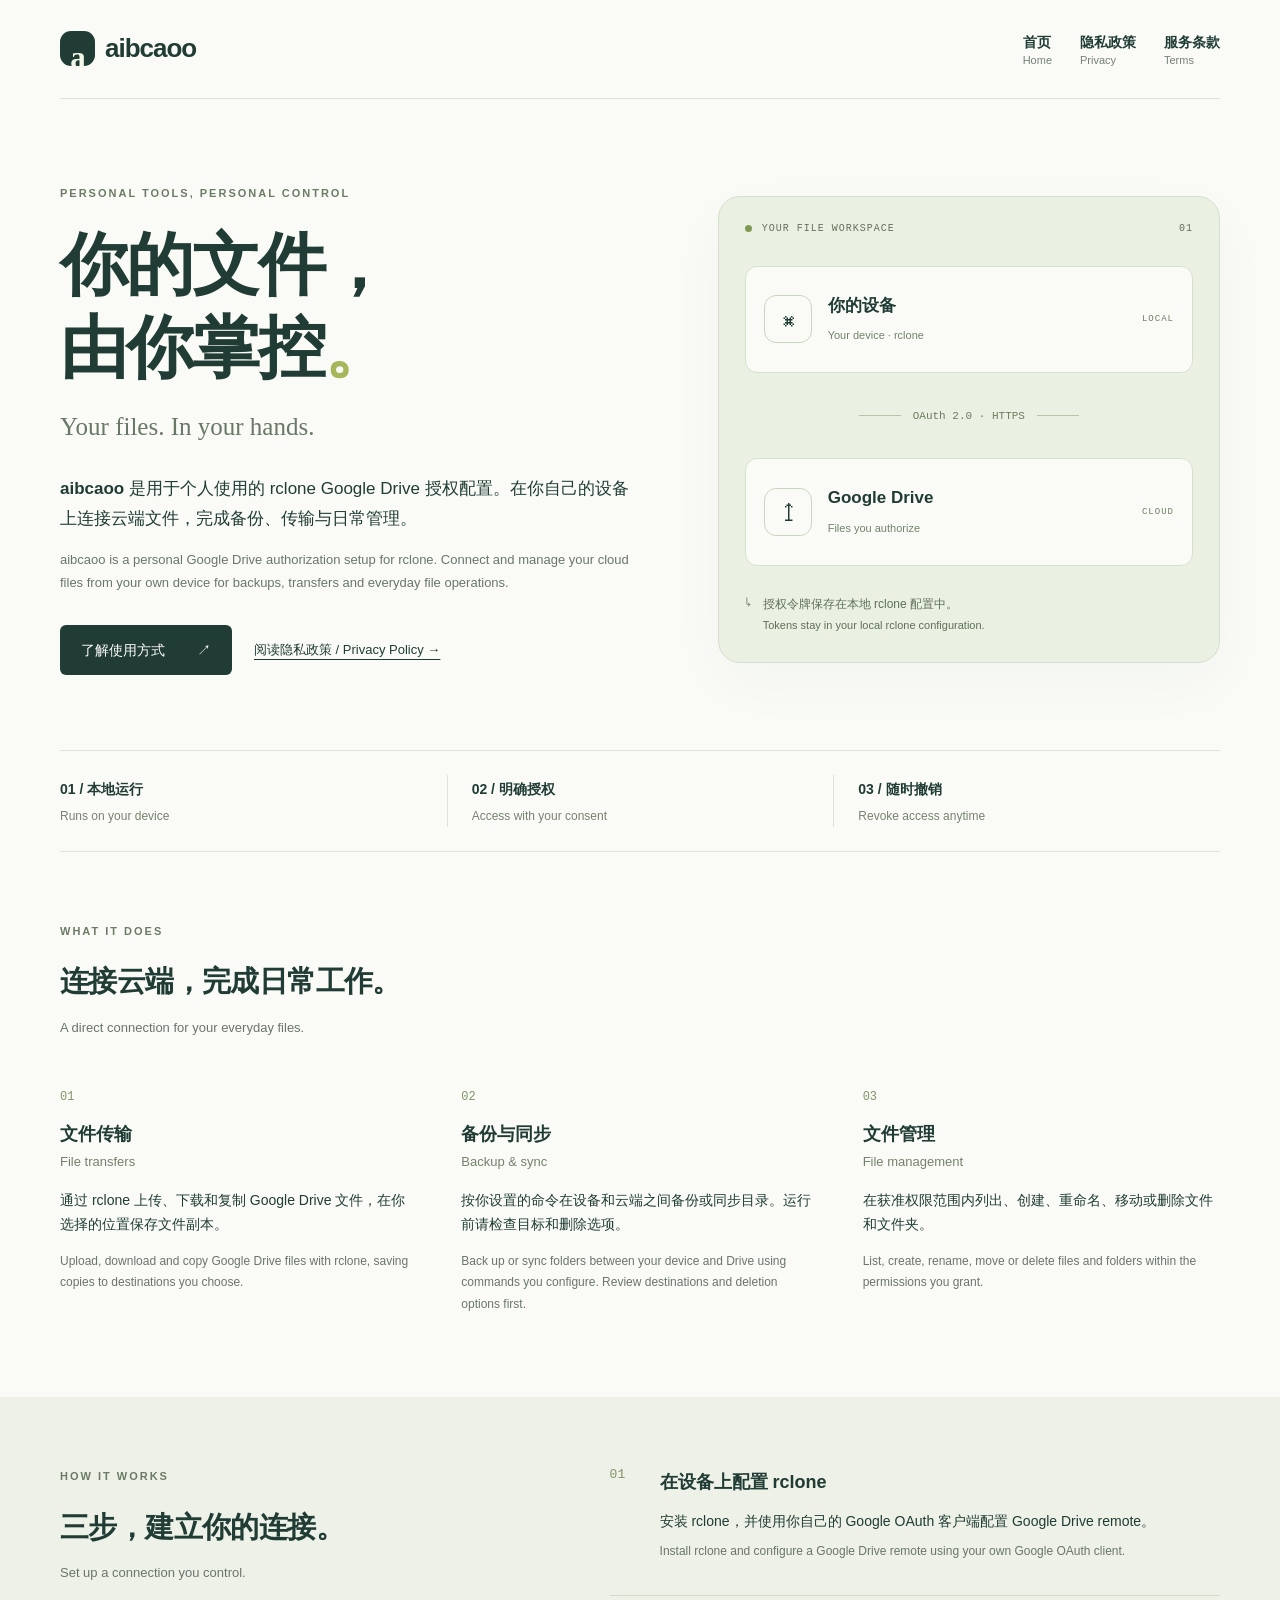
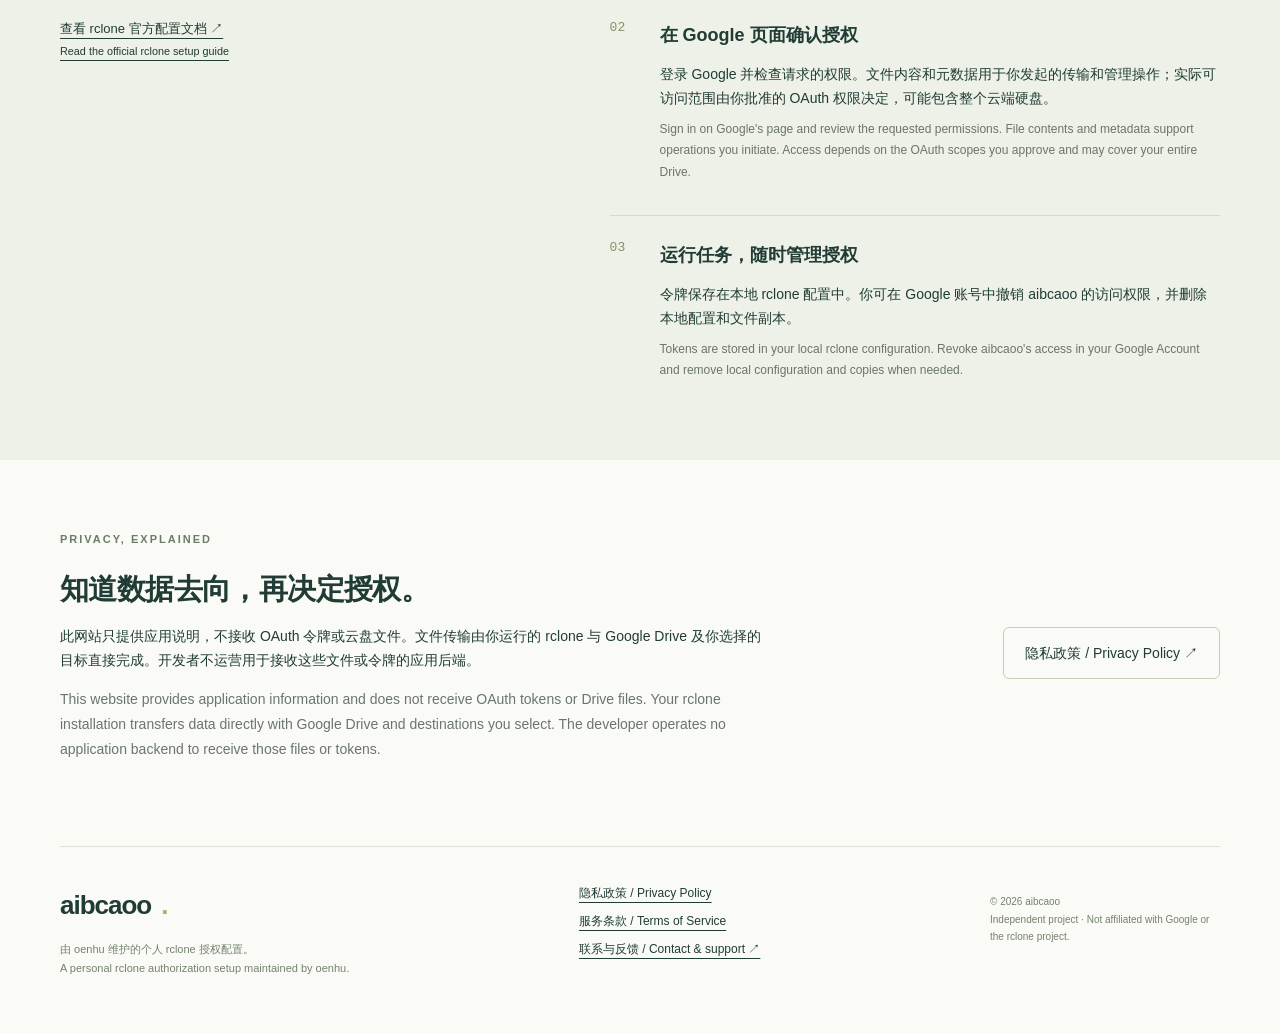
<file: index.html>
<!doctype html>
<html lang="zh-CN"><head><meta charset="utf-8"><meta name="viewport" content="width=device-width, initial-scale=1"><meta name="theme-color" content="#183c34"><title>个人云端文件管理 / Personal cloud file management · aibcaoo</title><meta name="description" content="aibcaoo 是用于在您自己的设备上通过 rclone 授权、访问和管理 Google Drive 文件的个人配置。"><link rel="icon" href="./favicon.svg" type="image/svg+xml"><link rel="stylesheet" href="./style.css"></head><body>
<a class="skip" href="#main">跳至正文 / Skip to content</a>
<header class="wrap"><a class="brand" href="./"><span class="mark" aria-hidden="true">a</span>aibcaoo</a><nav aria-label="主要导航 / Main navigation"><a href="./">首页 <small>Home</small></a><a href="https://oenhu.github.io/MyRcloneSite/privacy.html">隐私政策 <small>Privacy</small></a><a href="https://oenhu.github.io/MyRcloneSite/terms.html">服务条款 <small>Terms</small></a></nav></header>
<main id="main"><section class="hero wrap"><div class="hero-copy"><p class="eyebrow">PERSONAL TOOLS, PERSONAL CONTROL</p><h1>你的文件，<br>由你掌控<span class="dot">。</span></h1><p class="subtitle" lang="en">Your files. In your hands.</p><p class="intro"><strong>aibcaoo</strong> 是用于个人使用的 rclone Google Drive 授权配置。在你自己的设备上连接云端文件，完成备份、传输与日常管理。</p><p class="en" lang="en">aibcaoo is a personal Google Drive authorization setup for rclone. Connect and manage your cloud files from your own device for backups, transfers and everyday file operations.</p><div class="actions"><a class="button" href="#how">了解使用方式 <span aria-hidden="true">↗</span></a><a class="text-link" href="https://oenhu.github.io/MyRcloneSite/privacy.html">阅读隐私政策 / Privacy Policy →</a></div></div><div class="diagram" aria-label="文件在您的设备与 Google Drive 之间传输 / Files transfer between your device and Google Drive"><div class="diagram-top"><span class="tiny-circle"></span><span>YOUR FILE WORKSPACE</span><span>01</span></div><div class="device"><span class="device-icon" aria-hidden="true">⌘</span><div><strong>你的设备</strong><span>Your device · rclone</span></div><span class="tag">LOCAL</span></div><div class="flow"><span class="flow-line"></span><span>OAuth 2.0 · HTTPS</span><span class="flow-line"></span></div><div class="device cloud"><span class="device-icon" aria-hidden="true">↥</span><div><strong>Google Drive</strong><span>Files you authorize</span></div><span class="tag">CLOUD</span></div><div class="diagram-note"><span aria-hidden="true">↳</span><p>授权令牌保存在本地 rclone 配置中。<br><span lang="en">Tokens stay in your local rclone configuration.</span></p></div></div></section>
<section class="principles wrap" aria-label="使用原则"><div><b>01 / 本地运行</b><p lang="en">Runs on your device</p></div><div><b>02 / 明确授权</b><p lang="en">Access with your consent</p></div><div><b>03 / 随时撤销</b><p lang="en">Revoke access anytime</p></div></section>
<section class="wrap section" id="features"><div class="section-heading"><p class="eyebrow">WHAT IT DOES</p><h2>连接云端，完成日常工作。</h2><p lang="en" class="en">A direct connection for your everyday files.</p></div><div class="feature-grid"><article><span class="feature-number">01</span><h3>文件传输 <small>File transfers</small></h3><p>通过 rclone 上传、下载和复制 Google Drive 文件，在你选择的位置保存文件副本。</p><p class="en" lang="en">Upload, download and copy Google Drive files with rclone, saving copies to destinations you choose.</p></article><article><span class="feature-number">02</span><h3>备份与同步 <small>Backup &amp; sync</small></h3><p>按你设置的命令在设备和云端之间备份或同步目录。运行前请检查目标和删除选项。</p><p class="en" lang="en">Back up or sync folders between your device and Drive using commands you configure. Review destinations and deletion options first.</p></article><article><span class="feature-number">03</span><h3>文件管理 <small>File management</small></h3><p>在获准权限范围内列出、创建、重命名、移动或删除文件和文件夹。</p><p class="en" lang="en">List, create, rename, move or delete files and folders within the permissions you grant.</p></article></div></section>
<section class="tinted"><div class="wrap section how" id="how"><div><p class="eyebrow">HOW IT WORKS</p><h2>三步，建立你的连接。</h2><p class="en" lang="en">Set up a connection you control.</p><a class="text-link" href="https://rclone.org/drive/">查看 rclone 官方配置文档 ↗<br><small lang="en">Read the official rclone setup guide</small></a></div><ol class="steps"><li><h3>在设备上配置 rclone</h3><p>安装 rclone，并使用你自己的 Google OAuth 客户端配置 Google Drive remote。</p><p class="en" lang="en">Install rclone and configure a Google Drive remote using your own Google OAuth client.</p></li><li><h3>在 Google 页面确认授权</h3><p>登录 Google 并检查请求的权限。文件内容和元数据用于你发起的传输和管理操作；实际可访问范围由你批准的 OAuth 权限决定，可能包含整个云端硬盘。</p><p class="en" lang="en">Sign in on Google's page and review the requested permissions. File contents and metadata support operations you initiate. Access depends on the OAuth scopes you approve and may cover your entire Drive.</p></li><li><h3>运行任务，随时管理授权</h3><p>令牌保存在本地 rclone 配置中。你可在 Google 账号中撤销 aibcaoo 的访问权限，并删除本地配置和文件副本。</p><p class="en" lang="en">Tokens are stored in your local rclone configuration. Revoke aibcaoo's access in your Google Account and remove local configuration and copies when needed.</p></li></ol></div></section>
<section class="wrap section privacy-callout"><div><p class="eyebrow">PRIVACY, EXPLAINED</p><h2>知道数据去向，再决定授权。</h2><p>此网站只提供应用说明，不接收 OAuth 令牌或云盘文件。文件传输由你运行的 rclone 与 Google Drive 及你选择的目标直接完成。开发者不运营用于接收这些文件或令牌的应用后端。</p><p class="en" lang="en">This website provides application information and does not receive OAuth tokens or Drive files. Your rclone installation transfers data directly with Google Drive and destinations you select. The developer operates no application backend to receive those files or tokens.</p></div><a class="button light" href="https://oenhu.github.io/MyRcloneSite/privacy.html">隐私政策 / Privacy Policy ↗</a></section></main><footer class="wrap"><div><a class="brand" href="./">aibcaoo<span class="dot">.</span></a><p>由 oenhu 维护的个人 rclone 授权配置。<br><span lang="en">A personal rclone authorization setup maintained by oenhu.</span></p></div><div class="footer-links"><a href="https://oenhu.github.io/MyRcloneSite/privacy.html">隐私政策 / Privacy Policy</a><a href="https://oenhu.github.io/MyRcloneSite/terms.html">服务条款 / Terms of Service</a><a href="https://github.com/oenhu/MyRcloneSite/issues">联系与反馈 / Contact &amp; support ↗</a></div><p class="fine">© 2026 aibcaoo<br>Independent project · Not affiliated with Google or the rclone project.</p></footer></body></html>
</file>
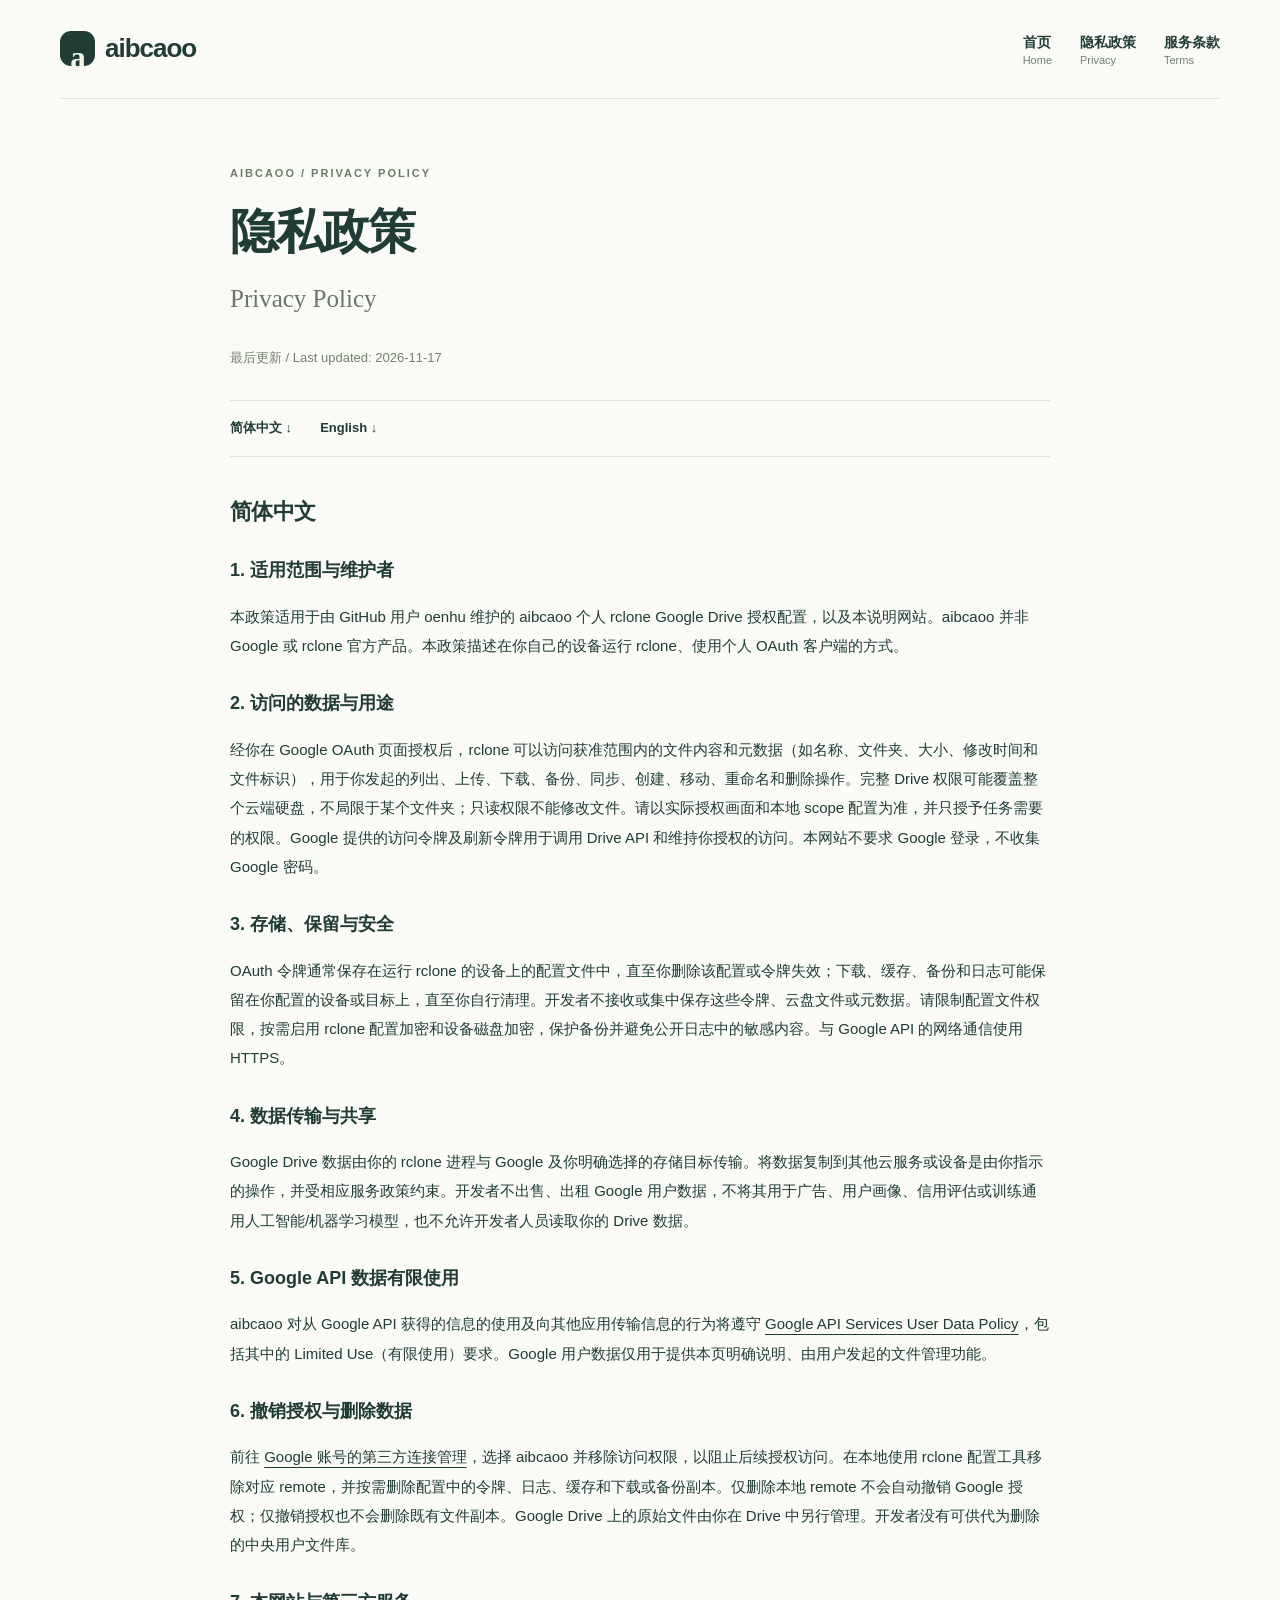
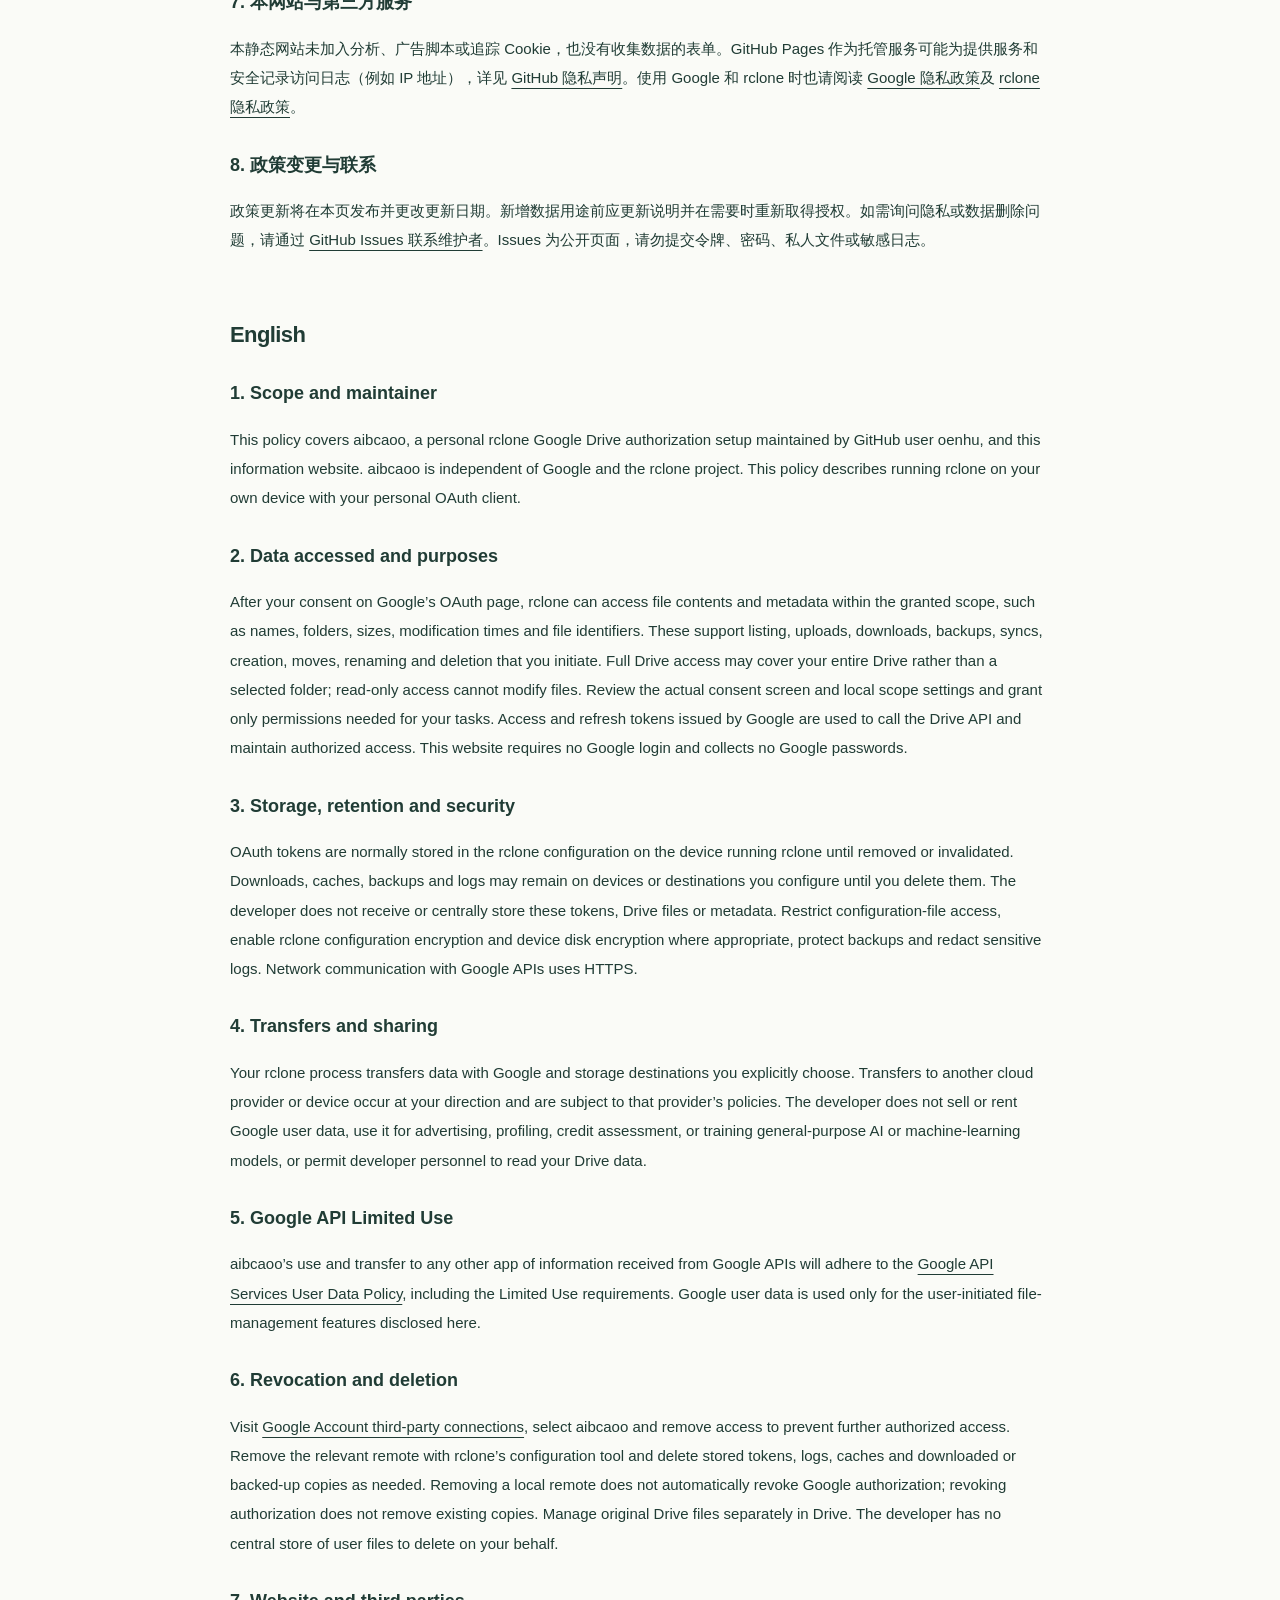
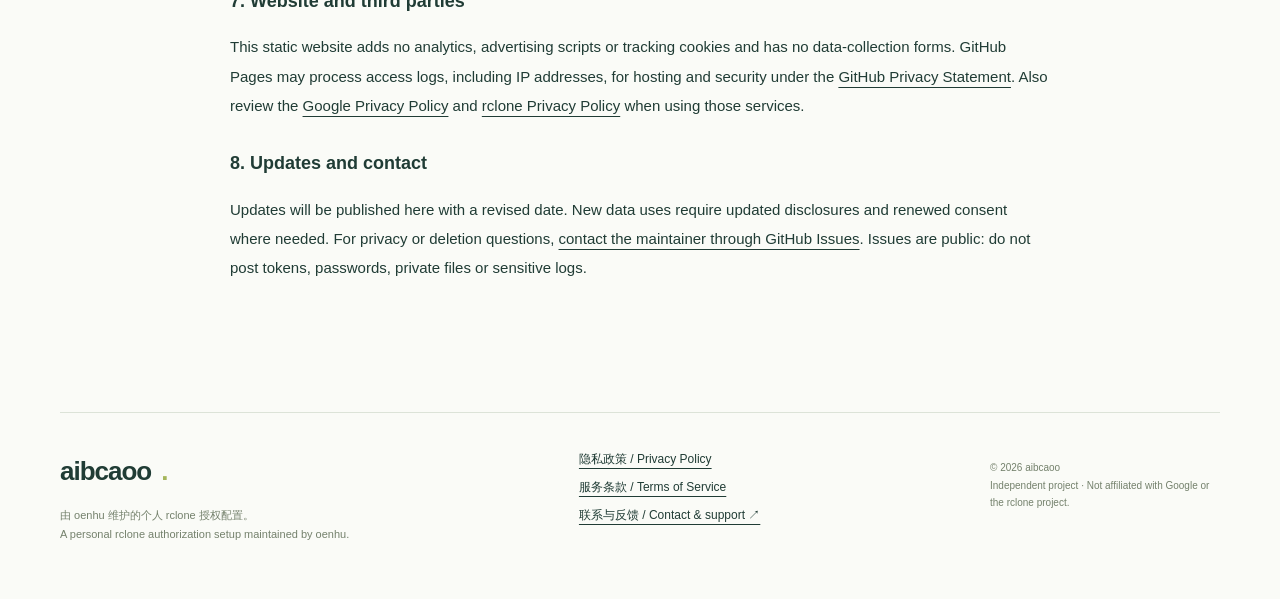
<file: privacy.html>
<!doctype html>
<html lang="zh-CN"><head><meta charset="utf-8"><meta name="viewport" content="width=device-width, initial-scale=1"><meta name="theme-color" content="#183c34"><title>隐私政策 / Privacy Policy · aibcaoo</title><meta name="description" content="Privacy Policy for aibcaoo personal rclone Google Drive authorization."><link rel="icon" href="./favicon.svg" type="image/svg+xml"><link rel="stylesheet" href="./style.css"></head><body>
<a class="skip" href="#main">跳至正文 / Skip to content</a>
<header class="wrap"><a class="brand" href="./"><span class="mark" aria-hidden="true">a</span>aibcaoo</a><nav aria-label="主要导航 / Main navigation"><a href="./">首页 <small>Home</small></a><a href="https://oenhu.github.io/MyRcloneSite/privacy.html">隐私政策 <small>Privacy</small></a><a href="https://oenhu.github.io/MyRcloneSite/terms.html">服务条款 <small>Terms</small></a></nav></header><main id="main" class="wrap legal"><p class="eyebrow">AIBCAOO / PRIVACY POLICY</p><h1>隐私政策</h1><p class="subtitle" lang="en">Privacy Policy</p><p class="updated">最后更新 / Last updated: 2026-11-17</p><nav class="language" aria-label="语言 / Language"><a href="#chinese">简体中文 ↓</a><a href="#english">English ↓</a></nav><section id="chinese" lang="zh-CN"><h2>简体中文</h2><article><h3>1. 适用范围与维护者</h3><p>本政策适用于由 GitHub 用户 oenhu 维护的 aibcaoo 个人 rclone Google Drive 授权配置，以及本说明网站。aibcaoo 并非 Google 或 rclone 官方产品。本政策描述在你自己的设备运行 rclone、使用个人 OAuth 客户端的方式。</p></article><article><h3>2. 访问的数据与用途</h3><p>经你在 Google OAuth 页面授权后，rclone 可以访问获准范围内的文件内容和元数据（如名称、文件夹、大小、修改时间和文件标识），用于你发起的列出、上传、下载、备份、同步、创建、移动、重命名和删除操作。完整 Drive 权限可能覆盖整个云端硬盘，不局限于某个文件夹；只读权限不能修改文件。请以实际授权画面和本地 scope 配置为准，并只授予任务需要的权限。Google 提供的访问令牌及刷新令牌用于调用 Drive API 和维持你授权的访问。本网站不要求 Google 登录，不收集 Google 密码。</p></article><article><h3>3. 存储、保留与安全</h3><p>OAuth 令牌通常保存在运行 rclone 的设备上的配置文件中，直至你删除该配置或令牌失效；下载、缓存、备份和日志可能保留在你配置的设备或目标上，直至你自行清理。开发者不接收或集中保存这些令牌、云盘文件或元数据。请限制配置文件权限，按需启用 rclone 配置加密和设备磁盘加密，保护备份并避免公开日志中的敏感内容。与 Google API 的网络通信使用 HTTPS。</p></article><article><h3>4. 数据传输与共享</h3><p>Google Drive 数据由你的 rclone 进程与 Google 及你明确选择的存储目标传输。将数据复制到其他云服务或设备是由你指示的操作，并受相应服务政策约束。开发者不出售、出租 Google 用户数据，不将其用于广告、用户画像、信用评估或训练通用人工智能/机器学习模型，也不允许开发者人员读取你的 Drive 数据。</p></article><article><h3>5. Google API 数据有限使用</h3><p>aibcaoo 对从 Google API 获得的信息的使用及向其他应用传输信息的行为将遵守 <a href="https://developers.google.com/terms/api-services-user-data-policy">Google API Services User Data Policy</a>，包括其中的 Limited Use（有限使用）要求。Google 用户数据仅用于提供本页明确说明、由用户发起的文件管理功能。</p></article><article><h3>6. 撤销授权与删除数据</h3><p>前往 <a href="https://myaccount.google.com/connections">Google 账号的第三方连接管理</a>，选择 aibcaoo 并移除访问权限，以阻止后续授权访问。在本地使用 rclone 配置工具移除对应 remote，并按需删除配置中的令牌、日志、缓存和下载或备份副本。仅删除本地 remote 不会自动撤销 Google 授权；仅撤销授权也不会删除既有文件副本。Google Drive 上的原始文件由你在 Drive 中另行管理。开发者没有可供代为删除的中央用户文件库。</p></article><article><h3>7. 本网站与第三方服务</h3><p>本静态网站未加入分析、广告脚本或追踪 Cookie，也没有收集数据的表单。GitHub Pages 作为托管服务可能为提供服务和安全记录访问日志（例如 IP 地址），详见 <a href="https://docs.github.com/en/site-policy/privacy-policies/github-general-privacy-statement">GitHub 隐私声明</a>。使用 Google 和 rclone 时也请阅读 <a href="https://policies.google.com/privacy">Google 隐私政策</a>及 <a href="https://rclone.org/privacy/">rclone 隐私政策</a>。</p></article><article><h3>8. 政策变更与联系</h3><p>政策更新将在本页发布并更改更新日期。新增数据用途前应更新说明并在需要时重新取得授权。如需询问隐私或数据删除问题，请通过 <a href="https://github.com/oenhu/MyRcloneSite/issues">GitHub Issues 联系维护者</a>。Issues 为公开页面，请勿提交令牌、密码、私人文件或敏感日志。</p></article></section><section id="english" lang="en"><h2>English</h2><article><h3>1. Scope and maintainer</h3><p>This policy covers aibcaoo, a personal rclone Google Drive authorization setup maintained by GitHub user oenhu, and this information website. aibcaoo is independent of Google and the rclone project. This policy describes running rclone on your own device with your personal OAuth client.</p></article><article><h3>2. Data accessed and purposes</h3><p>After your consent on Google’s OAuth page, rclone can access file contents and metadata within the granted scope, such as names, folders, sizes, modification times and file identifiers. These support listing, uploads, downloads, backups, syncs, creation, moves, renaming and deletion that you initiate. Full Drive access may cover your entire Drive rather than a selected folder; read-only access cannot modify files. Review the actual consent screen and local scope settings and grant only permissions needed for your tasks. Access and refresh tokens issued by Google are used to call the Drive API and maintain authorized access. This website requires no Google login and collects no Google passwords.</p></article><article><h3>3. Storage, retention and security</h3><p>OAuth tokens are normally stored in the rclone configuration on the device running rclone until removed or invalidated. Downloads, caches, backups and logs may remain on devices or destinations you configure until you delete them. The developer does not receive or centrally store these tokens, Drive files or metadata. Restrict configuration-file access, enable rclone configuration encryption and device disk encryption where appropriate, protect backups and redact sensitive logs. Network communication with Google APIs uses HTTPS.</p></article><article><h3>4. Transfers and sharing</h3><p>Your rclone process transfers data with Google and storage destinations you explicitly choose. Transfers to another cloud provider or device occur at your direction and are subject to that provider’s policies. The developer does not sell or rent Google user data, use it for advertising, profiling, credit assessment, or training general-purpose AI or machine-learning models, or permit developer personnel to read your Drive data.</p></article><article><h3>5. Google API Limited Use</h3><p>aibcaoo’s use and transfer to any other app of information received from Google APIs will adhere to the <a href="https://developers.google.com/terms/api-services-user-data-policy">Google API Services User Data Policy</a>, including the Limited Use requirements. Google user data is used only for the user-initiated file-management features disclosed here.</p></article><article><h3>6. Revocation and deletion</h3><p>Visit <a href="https://myaccount.google.com/connections">Google Account third-party connections</a>, select aibcaoo and remove access to prevent further authorized access. Remove the relevant remote with rclone’s configuration tool and delete stored tokens, logs, caches and downloaded or backed-up copies as needed. Removing a local remote does not automatically revoke Google authorization; revoking authorization does not remove existing copies. Manage original Drive files separately in Drive. The developer has no central store of user files to delete on your behalf.</p></article><article><h3>7. Website and third parties</h3><p>This static website adds no analytics, advertising scripts or tracking cookies and has no data-collection forms. GitHub Pages may process access logs, including IP addresses, for hosting and security under the <a href="https://docs.github.com/en/site-policy/privacy-policies/github-general-privacy-statement">GitHub Privacy Statement</a>. Also review the <a href="https://policies.google.com/privacy">Google Privacy Policy</a> and <a href="https://rclone.org/privacy/">rclone Privacy Policy</a> when using those services.</p></article><article><h3>8. Updates and contact</h3><p>Updates will be published here with a revised date. New data uses require updated disclosures and renewed consent where needed. For privacy or deletion questions, <a href="https://github.com/oenhu/MyRcloneSite/issues">contact the maintainer through GitHub Issues</a>. Issues are public: do not post tokens, passwords, private files or sensitive logs.</p></article></section></main><footer class="wrap"><div><a class="brand" href="./">aibcaoo<span class="dot">.</span></a><p>由 oenhu 维护的个人 rclone 授权配置。<br><span lang="en">A personal rclone authorization setup maintained by oenhu.</span></p></div><div class="footer-links"><a href="https://oenhu.github.io/MyRcloneSite/privacy.html">隐私政策 / Privacy Policy</a><a href="https://oenhu.github.io/MyRcloneSite/terms.html">服务条款 / Terms of Service</a><a href="https://github.com/oenhu/MyRcloneSite/issues">联系与反馈 / Contact &amp; support ↗</a></div><p class="fine">© 2026 aibcaoo<br>Independent project · Not affiliated with Google or the rclone project.</p></footer></body></html>
</file>
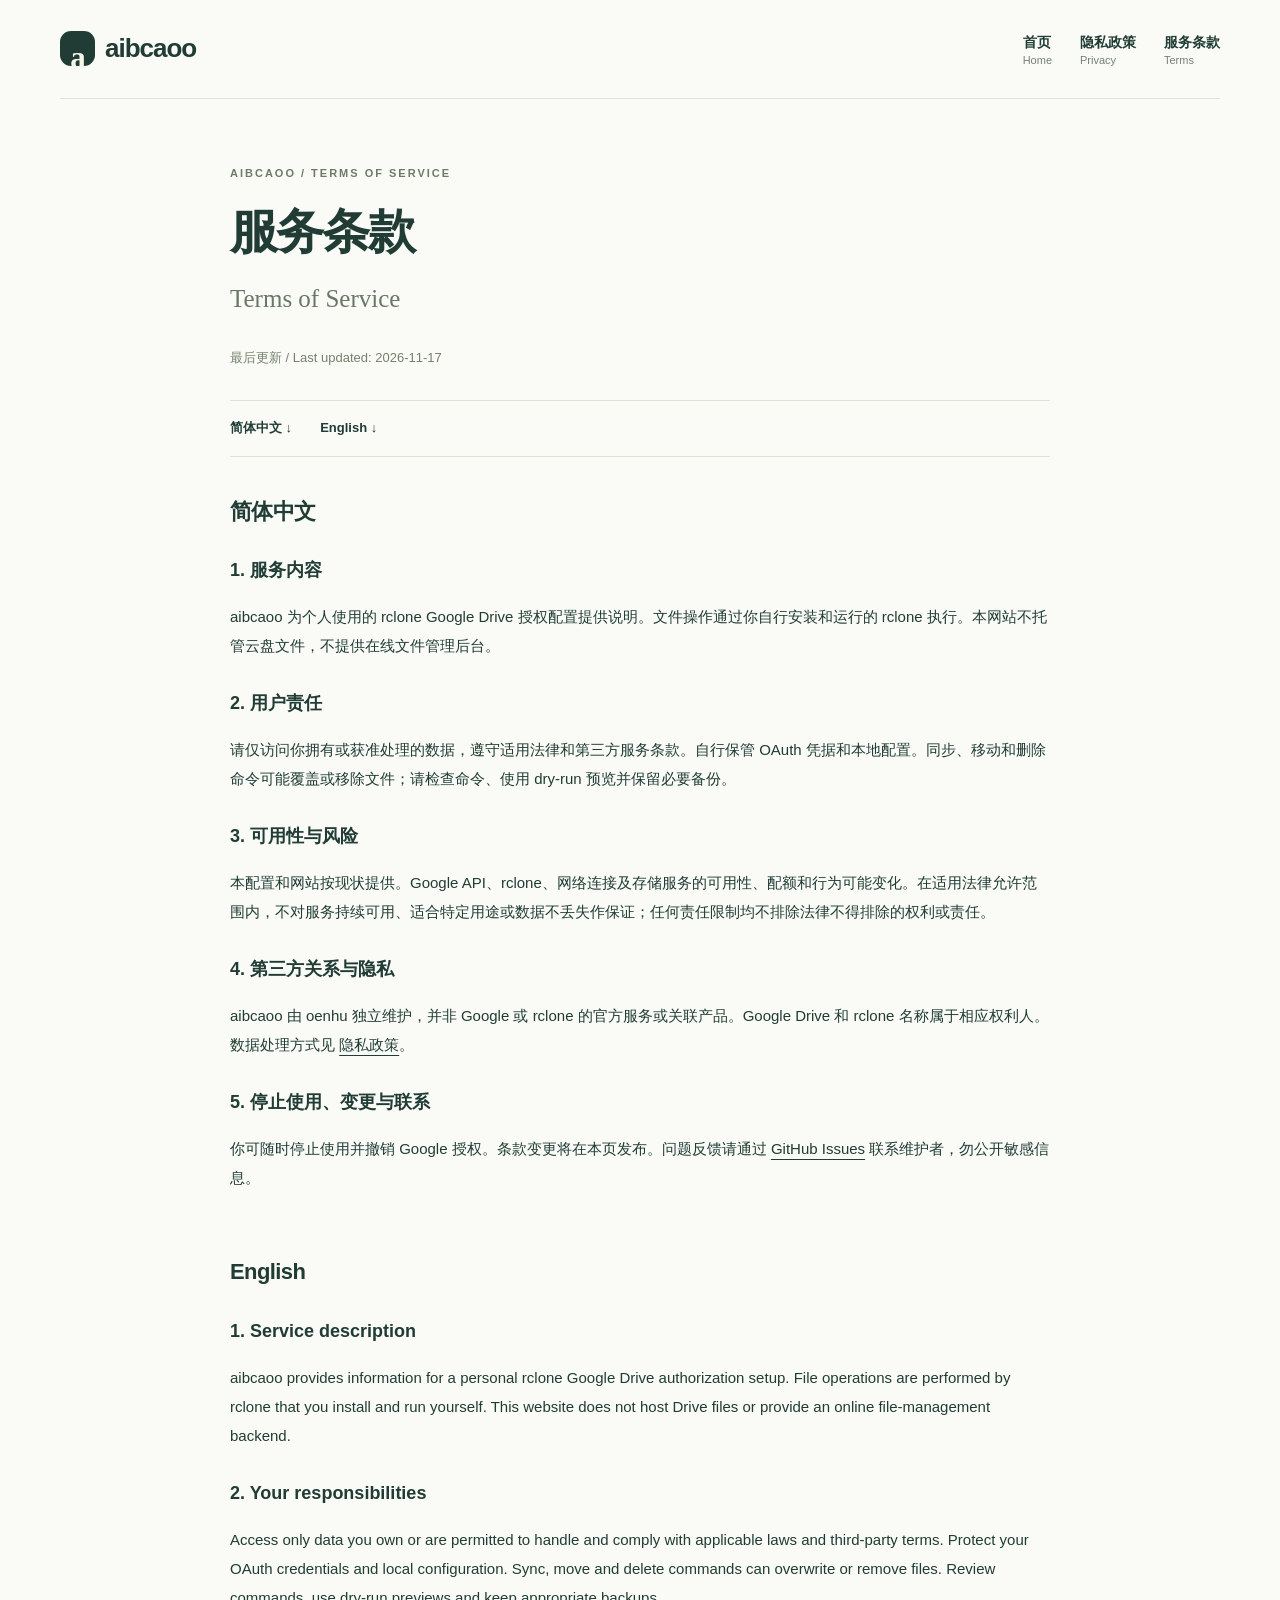
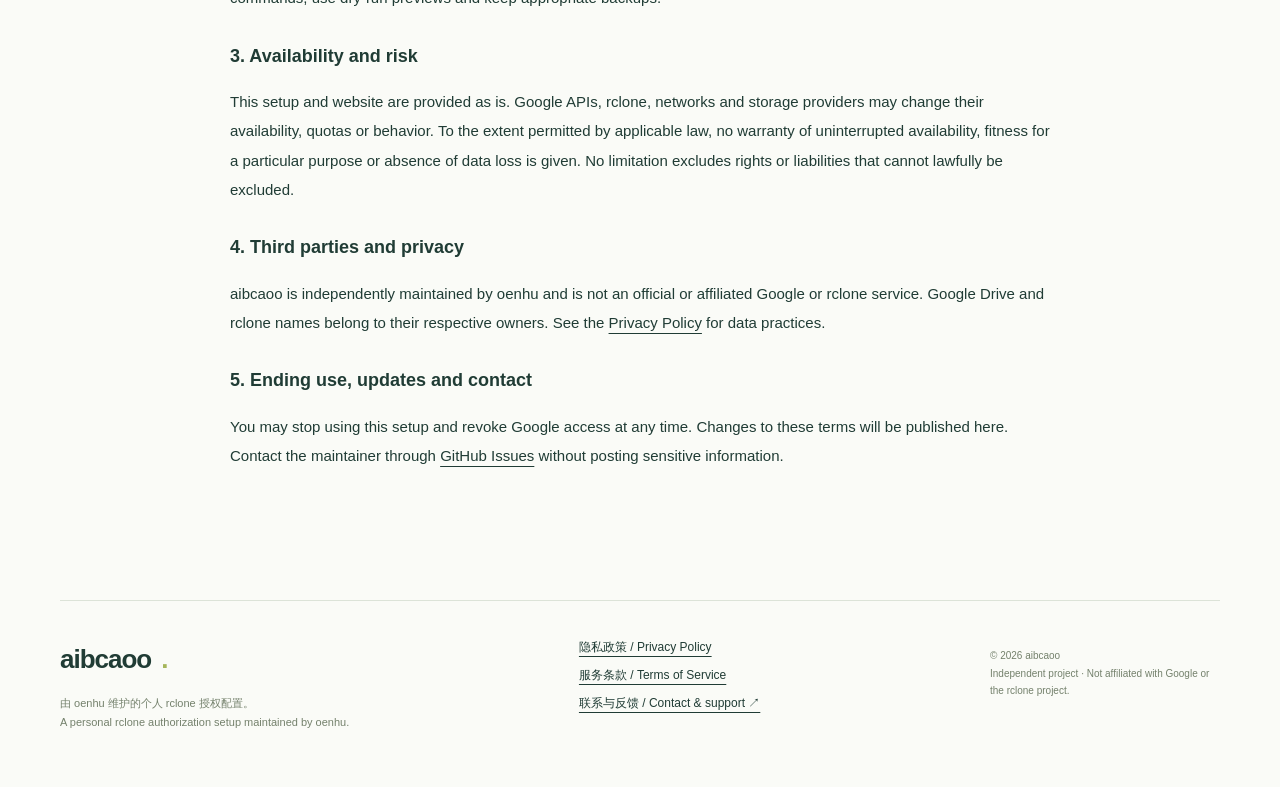
<file: terms.html>
<!doctype html>
<html lang="zh-CN"><head><meta charset="utf-8"><meta name="viewport" content="width=device-width, initial-scale=1"><meta name="theme-color" content="#183c34"><title>服务条款 / Terms of Service · aibcaoo</title><meta name="description" content="Terms of Service for aibcaoo personal rclone Google Drive authorization."><link rel="icon" href="./favicon.svg" type="image/svg+xml"><link rel="stylesheet" href="./style.css"></head><body>
<a class="skip" href="#main">跳至正文 / Skip to content</a>
<header class="wrap"><a class="brand" href="./"><span class="mark" aria-hidden="true">a</span>aibcaoo</a><nav aria-label="主要导航 / Main navigation"><a href="./">首页 <small>Home</small></a><a href="https://oenhu.github.io/MyRcloneSite/privacy.html">隐私政策 <small>Privacy</small></a><a href="https://oenhu.github.io/MyRcloneSite/terms.html">服务条款 <small>Terms</small></a></nav></header><main id="main" class="wrap legal"><p class="eyebrow">AIBCAOO / TERMS OF SERVICE</p><h1>服务条款</h1><p class="subtitle" lang="en">Terms of Service</p><p class="updated">最后更新 / Last updated: 2026-11-17</p><nav class="language" aria-label="语言 / Language"><a href="#chinese">简体中文 ↓</a><a href="#english">English ↓</a></nav><section id="chinese" lang="zh-CN"><h2>简体中文</h2><article><h3>1. 服务内容</h3><p>aibcaoo 为个人使用的 rclone Google Drive 授权配置提供说明。文件操作通过你自行安装和运行的 rclone 执行。本网站不托管云盘文件，不提供在线文件管理后台。</p></article><article><h3>2. 用户责任</h3><p>请仅访问你拥有或获准处理的数据，遵守适用法律和第三方服务条款。自行保管 OAuth 凭据和本地配置。同步、移动和删除命令可能覆盖或移除文件；请检查命令、使用 dry-run 预览并保留必要备份。</p></article><article><h3>3. 可用性与风险</h3><p>本配置和网站按现状提供。Google API、rclone、网络连接及存储服务的可用性、配额和行为可能变化。在适用法律允许范围内，不对服务持续可用、适合特定用途或数据不丢失作保证；任何责任限制均不排除法律不得排除的权利或责任。</p></article><article><h3>4. 第三方关系与隐私</h3><p>aibcaoo 由 oenhu 独立维护，并非 Google 或 rclone 的官方服务或关联产品。Google Drive 和 rclone 名称属于相应权利人。数据处理方式见 <a href="https://oenhu.github.io/MyRcloneSite/privacy.html">隐私政策</a>。</p></article><article><h3>5. 停止使用、变更与联系</h3><p>你可随时停止使用并撤销 Google 授权。条款变更将在本页发布。问题反馈请通过 <a href="https://github.com/oenhu/MyRcloneSite/issues">GitHub Issues</a> 联系维护者，勿公开敏感信息。</p></article></section><section id="english" lang="en"><h2>English</h2><article><h3>1. Service description</h3><p>aibcaoo provides information for a personal rclone Google Drive authorization setup. File operations are performed by rclone that you install and run yourself. This website does not host Drive files or provide an online file-management backend.</p></article><article><h3>2. Your responsibilities</h3><p>Access only data you own or are permitted to handle and comply with applicable laws and third-party terms. Protect your OAuth credentials and local configuration. Sync, move and delete commands can overwrite or remove files. Review commands, use dry-run previews and keep appropriate backups.</p></article><article><h3>3. Availability and risk</h3><p>This setup and website are provided as is. Google APIs, rclone, networks and storage providers may change their availability, quotas or behavior. To the extent permitted by applicable law, no warranty of uninterrupted availability, fitness for a particular purpose or absence of data loss is given. No limitation excludes rights or liabilities that cannot lawfully be excluded.</p></article><article><h3>4. Third parties and privacy</h3><p>aibcaoo is independently maintained by oenhu and is not an official or affiliated Google or rclone service. Google Drive and rclone names belong to their respective owners. See the <a href="https://oenhu.github.io/MyRcloneSite/privacy.html">Privacy Policy</a> for data practices.</p></article><article><h3>5. Ending use, updates and contact</h3><p>You may stop using this setup and revoke Google access at any time. Changes to these terms will be published here. Contact the maintainer through <a href="https://github.com/oenhu/MyRcloneSite/issues">GitHub Issues</a> without posting sensitive information.</p></article></section></main><footer class="wrap"><div><a class="brand" href="./">aibcaoo<span class="dot">.</span></a><p>由 oenhu 维护的个人 rclone 授权配置。<br><span lang="en">A personal rclone authorization setup maintained by oenhu.</span></p></div><div class="footer-links"><a href="https://oenhu.github.io/MyRcloneSite/privacy.html">隐私政策 / Privacy Policy</a><a href="https://oenhu.github.io/MyRcloneSite/terms.html">服务条款 / Terms of Service</a><a href="https://github.com/oenhu/MyRcloneSite/issues">联系与反馈 / Contact &amp; support ↗</a></div><p class="fine">© 2026 aibcaoo<br>Independent project · Not affiliated with Google or the rclone project.</p></footer></body></html>
</file>
<file: style.css>
*{box-sizing:border-box}html{scroll-behavior:smooth;scroll-padding-top:28px}body{margin:0;background:#fafbf7;color:#203c35;font-family:-apple-system,BlinkMacSystemFont,"Segoe UI","PingFang SC","Microsoft YaHei",sans-serif;line-height:1.75}a{color:inherit;text-underline-offset:5px}a:hover{color:#487e52}a:focus-visible{outline:3px solid #bd6b36;outline-offset:6px}.wrap{width:min(1160px,calc(100% - 64px));margin-inline:auto}header{display:flex;align-items:center;justify-content:space-between;padding-block:26px;border-bottom:1px solid #dce3d8}.brand{font-size:26px;font-weight:750;letter-spacing:-1px;text-decoration:none;display:flex;align-items:center;gap:10px}.mark{width:35px;height:35px;display:inline-grid;place-items:center;background:#203c35;color:#f4f6e9;border-radius:11px;font-family:Georgia,serif;font-size:31px}nav{display:flex;gap:28px}nav a{text-decoration:none;font-size:14px;font-weight:600}small{font-weight:400}nav small{display:block;font-size:11px;line-height:1.2;color:#738179}.hero{display:grid;grid-template-columns:1.15fr 1fr;align-items:center;gap:80px;padding-block:85px 75px}.eyebrow{font-size:11px;letter-spacing:2px;font-weight:750;color:#6c7b66;margin:0 0 20px}h1{font-size:clamp(44px,5.5vw,68px);line-height:1.22;letter-spacing:-2px;margin:0;font-weight:650}.dot{color:#a5b65b}.subtitle{font-family:Georgia,serif;font-size:25px;color:#687766;margin:16px 0 26px}.intro{font-size:17px;margin:0 0 14px}.en{font-size:13px;color:#6a756e;line-height:1.8}.actions{display:flex;gap:22px;align-items:center;flex-wrap:wrap;margin-top:30px}.button{display:inline-flex;align-items:center;justify-content:space-between;gap:32px;background:#203c35;color:white;padding:13px 21px;border-radius:6px;text-decoration:none;font-size:14px}.button:hover{background:#365b43;color:white}.text-link{font-size:13px}.diagram{background:#eaf0e2;border:1px solid #d6dfcd;border-radius:22px;padding:26px;box-shadow:0 20px 60px #203c3508}.diagram-top{display:flex;gap:10px;align-items:center;font:10px ui-monospace,monospace;letter-spacing:1px;margin-bottom:32px;color:#64715c}.diagram-top span:last-child{margin-left:auto}.tiny-circle{width:7px;height:7px;background:#7f9854;border-radius:100%}.device{display:flex;align-items:center;gap:16px;background:#fafbf7;border:1px solid #d7e0ce;border-radius:12px;padding:24px 18px}.device-icon{font-size:24px;border:1px solid #c9d6bd;border-radius:12px;width:48px;height:48px;text-align:center;line-height:48px}.device strong{display:block;font-size:17px}.device div span{font-size:11px;color:#74816c}.tag{font:9px ui-monospace,monospace;color:#6d7d62;margin-left:auto;letter-spacing:1px}.flow{display:flex;gap:12px;align-items:center;justify-content:center;height:85px;font:11px ui-monospace,monospace;color:#6d7d62}.flow-line{height:1px;width:42px;background:#b7c5a8}.diagram-note{display:flex;gap:12px;font-size:12px;color:#5f7057;margin-top:28px}.diagram-note p{margin:0}.diagram-note p span{font-size:11px}.principles{display:grid;grid-template-columns:repeat(3,1fr);padding-block:24px;border-block:1px solid #dce3d8}.principles>div{padding-left:24px;border-left:1px solid #dce3d8}.principles>div:first-child{padding:0;border:0}.principles b{font-size:14px;font-weight:600}.principles p{font-size:12px;color:#788171;margin:3px 0 0}.section{padding-block:70px}.section-heading{margin-bottom:42px}h2{font-size:29px;line-height:1.4;letter-spacing:-.6px;margin:0 0 14px;font-weight:600}h3{font-size:18px;margin:10px 0;font-weight:600}h3 small{display:block;font-size:13px;color:#74816c}.feature-grid{display:grid;grid-template-columns:repeat(3,1fr);gap:44px}.feature-grid p{font-size:14px}.feature-grid .en{font-size:12px}.feature-number{font:12px ui-monospace,monospace;color:#829468}.tinted{background:#edf1e7}.how{display:grid;grid-template-columns:1fr 1.3fr;gap:80px}.how .text-link{display:inline-block;margin-top:20px}.steps{list-style:none;counter-reset:steps;padding:0;margin:0}.steps li{counter-increment:steps;position:relative;padding:0 0 24px 50px;margin-bottom:24px;border-bottom:1px solid #d1dcc8}.steps li:last-child{margin-bottom:0;padding-bottom:0;border:0}.steps li:before{content:"0" counter(steps);position:absolute;left:0;top:0;font:13px ui-monospace,monospace;color:#829468}.steps h3{margin-top:0}.steps p{font-size:14px;margin-block:8px}.steps .en{font-size:12px}.privacy-callout{display:flex;align-items:center;justify-content:space-between;gap:70px}.privacy-callout>div{max-width:710px}.privacy-callout p{font-size:14px}.privacy-callout .eyebrow{font-size:11px}.light{background:transparent;border:1px solid #c3cfb8;color:#203c35;white-space:nowrap}footer{border-top:1px solid #dce3d8;display:flex;justify-content:space-between;gap:35px;padding-block:36px 44px}footer p{font-size:11px;color:#74816c}.footer-links{display:grid;align-content:start;gap:7px;font-size:12px}.fine{font-size:10px;max-width:230px}.legal{max-width:820px;padding-block:65px}.legal h1{font-size:48px}.updated{font-size:13px;color:#74816c}.language{border-block:1px solid #dce3d8;padding-block:16px;margin:30px 0 40px}.language a{font-size:13px}.legal section{margin-block:36px 65px}.legal h2{font-size:22px}.legal h3{font-size:18px}.legal article{margin-block:28px}.legal article p{font-size:15px;line-height:1.95}.skip{position:absolute;left:16px;top:-100px;background:white;padding:10px;z-index:2}.skip:focus{top:12px}@media(max-width:800px){.wrap{width:calc(100% - 40px)}header{padding-block:20px}.brand{font-size:22px}nav{gap:16px}nav a{font-size:12px}.hero{grid-template-columns:1fr;gap:40px;padding-block:48px}.hero-copy{max-width:590px}.diagram{max-width:520px;width:100%}.section{padding-block:48px}.feature-grid{gap:25px}.how{grid-template-columns:1fr;gap:35px}.privacy-callout{display:block}.privacy-callout .button{margin-top:20px}footer{flex-wrap:wrap}.fine{max-width:none;width:100%}.legal h1{font-size:40px}}@media(max-width:520px){header{align-items:flex-start}.mark{display:none}nav{gap:12px}nav small{font-size:10px}h1{font-size:48px}.subtitle{font-size:23px}.principles{gap:12px}.principles>div{padding-left:12px}.principles b{font-size:11px}.principles p{font-size:10px}.feature-grid{grid-template-columns:1fr;gap:25px}.feature-grid article{border-bottom:1px solid #dce3d8;padding-bottom:20px}.feature-grid article:last-child{border:0;padding-bottom:0}h2{font-size:25px}.actions{gap:17px}.device{padding:18px 12px;gap:12px}.diagram{padding:20px}.tag{font-size:8px}.legal{padding-top:42px}}@media(prefers-reduced-motion:reduce){html{scroll-behavior:auto}}
</file>
